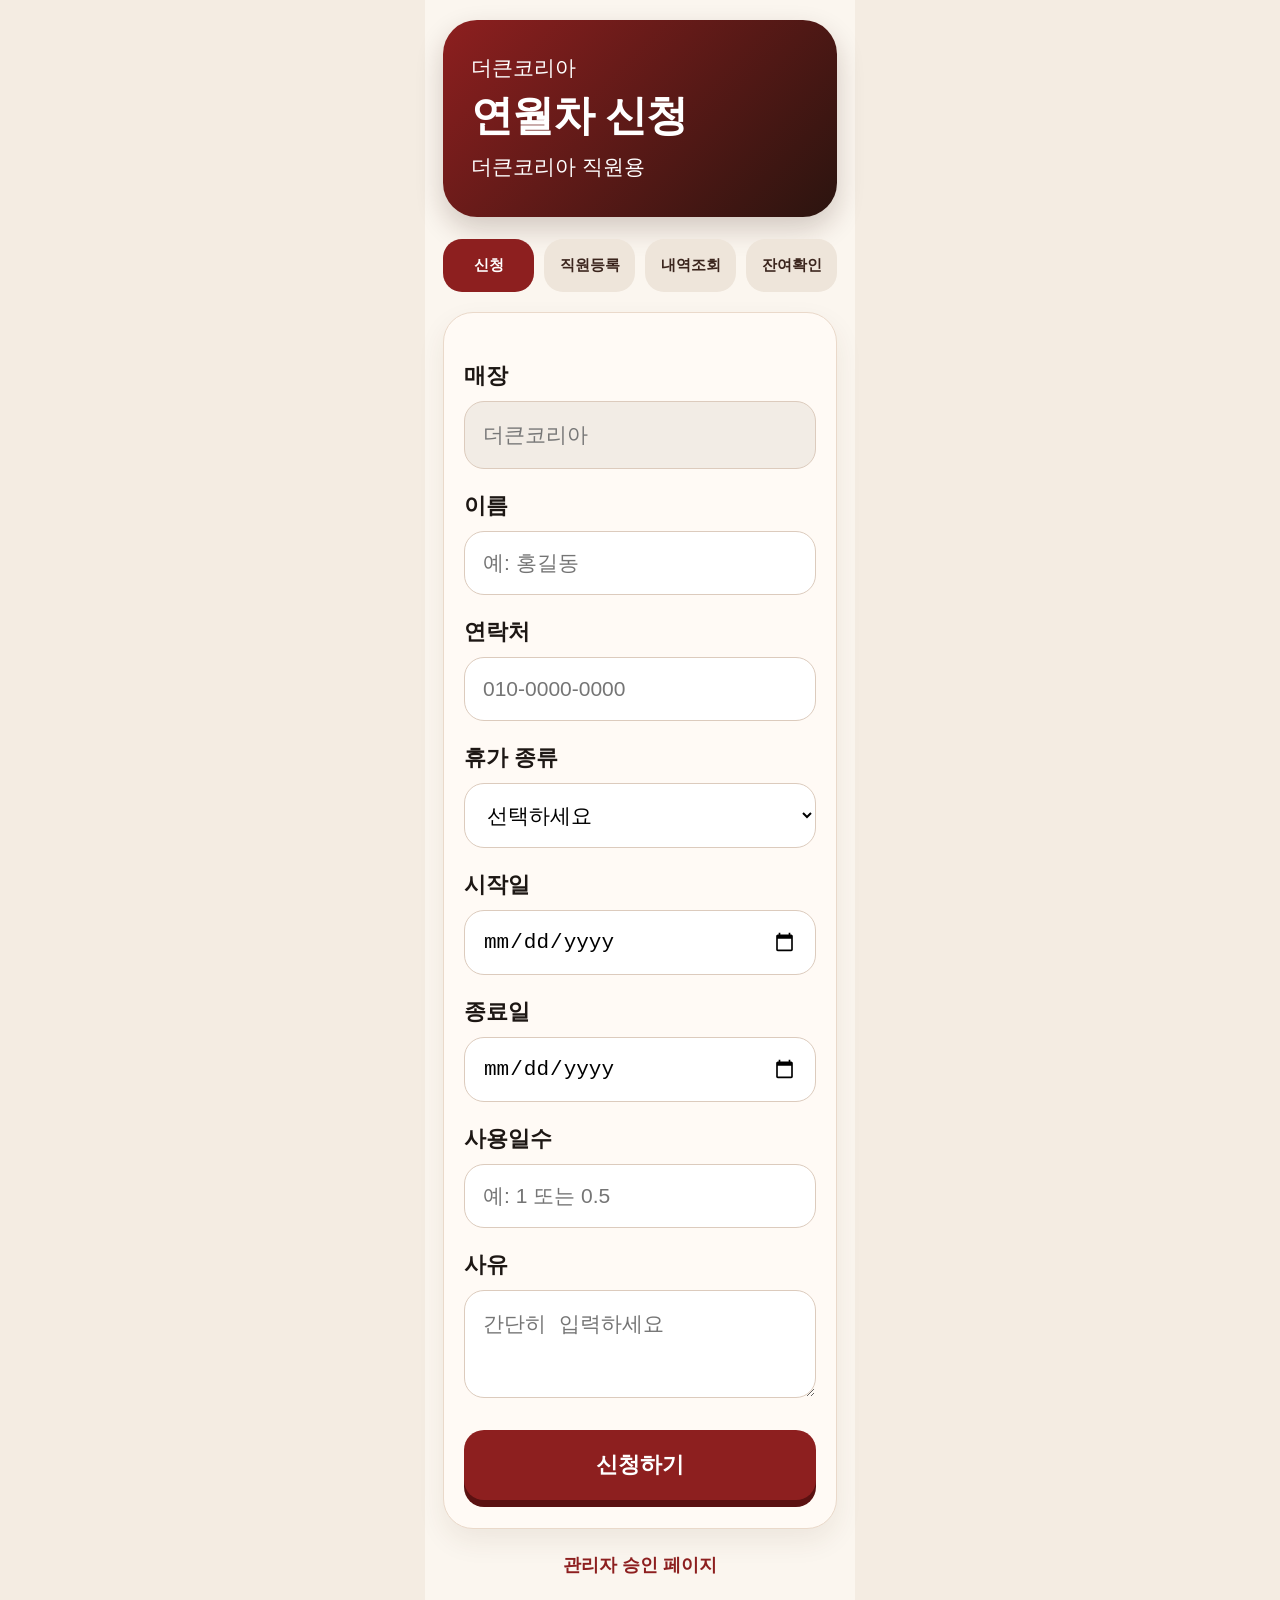
<file: index.html>
<!doctype html>
<html lang="ko">
<head>
  <meta charset="utf-8" />
  <meta name="viewport" content="width=device-width, initial-scale=1, viewport-fit=cover" />
  <title>더큰코리아 연월차 신청</title>
  <link rel="manifest" href="manifest.json" />
  <link rel="stylesheet" href="style.css" />
  <meta name="theme-color" content="#7b1e1e" />
</head>

<body>
<main class="app">

  <section class="hero">
    <div class="brand">더큰코리아</div>
    <h1>연월차 신청</h1>
    <p>더큰코리아 직원용</p>
  </section>

  <section class="tabs">
    <button class="tab active" onclick="showTab('apply', this)">신청</button>
    <button class="tab" onclick="showTab('register', this)">직원등록</button>
    <button class="tab" onclick="showTab('history', this)">내역조회</button>
    <button class="tab" onclick="showTab('balance', this)">잔여확인</button>
  </section>

  <section id="apply" class="card">
    <label>매장</label>
    <div class="fixed-store">더큰코리아</div>

    <label>이름</label>
    <input id="applyName" placeholder="예: 홍길동" />

    <label>연락처</label>
    <input id="applyPhone" placeholder="010-0000-0000" />

    <label>휴가 종류</label>
    <select id="leaveType" onchange="autoUsedDays()">
      <option value="">선택하세요</option>
      <option>연차</option>
      <option>오전 반차</option>
      <option>오후 반차</option>
      <option>월차</option>
      <option>병가</option>
      <option>기타</option>
    </select>

    <label>시작일</label>
    <input type="date" id="startDate" />

    <label>종료일</label>
    <input type="date" id="endDate" />

    <label>사용일수</label>
    <input id="usedDays" type="number" step="0.5" placeholder="예: 1 또는 0.5" />

    <label>사유</label>
    <textarea id="reason" placeholder="간단히 입력하세요"></textarea>

    <button id="submitBtn" class="primary" onclick="submitLeave()">신청하기</button>
  </section>

  <section id="register" class="card hidden">
    <label>매장</label>
    <div class="fixed-store">더큰코리아</div>

    <label>이름</label>
    <input id="regName" placeholder="예: 홍길동" />

    <label>연락처</label>
    <input id="regPhone" placeholder="010-0000-0000" />

    <label>입사일</label>
    <input type="date" id="joinDate" />

    <label>기본연차</label>
    <input id="baseLeave" type="number" step="0.5" value="15" />

    <button id="regBtn" class="primary" onclick="registerEmployee()">직원등록</button>
  </section>

  <section id="history" class="card hidden">
    <label>이름</label>
    <input id="historyName" placeholder="예: 홍길동" />

    <label>연락처</label>
    <input id="historyPhone" placeholder="010-0000-0000" />

    <button id="historyBtn" class="primary" onclick="loadMyHistory()">내역조회</button>
    <div id="historyResult" class="result"></div>
  </section>

  <section id="balance" class="card hidden">
    <label>이름</label>
    <input id="balanceName" placeholder="예: 홍길동" />

    <label>연락처</label>
    <input id="balancePhone" placeholder="010-0000-0000" />

    <button id="balanceBtn" class="primary" onclick="checkBalance()">잔여연차 확인</button>
    <div id="balanceResult" class="result"></div>
  </section>

  <section class="footer-link">
    <a href="admin.html">관리자 승인 페이지</a>
  </section>

</main>

<script src="script.js"></script>
</body>
</html>
</file>
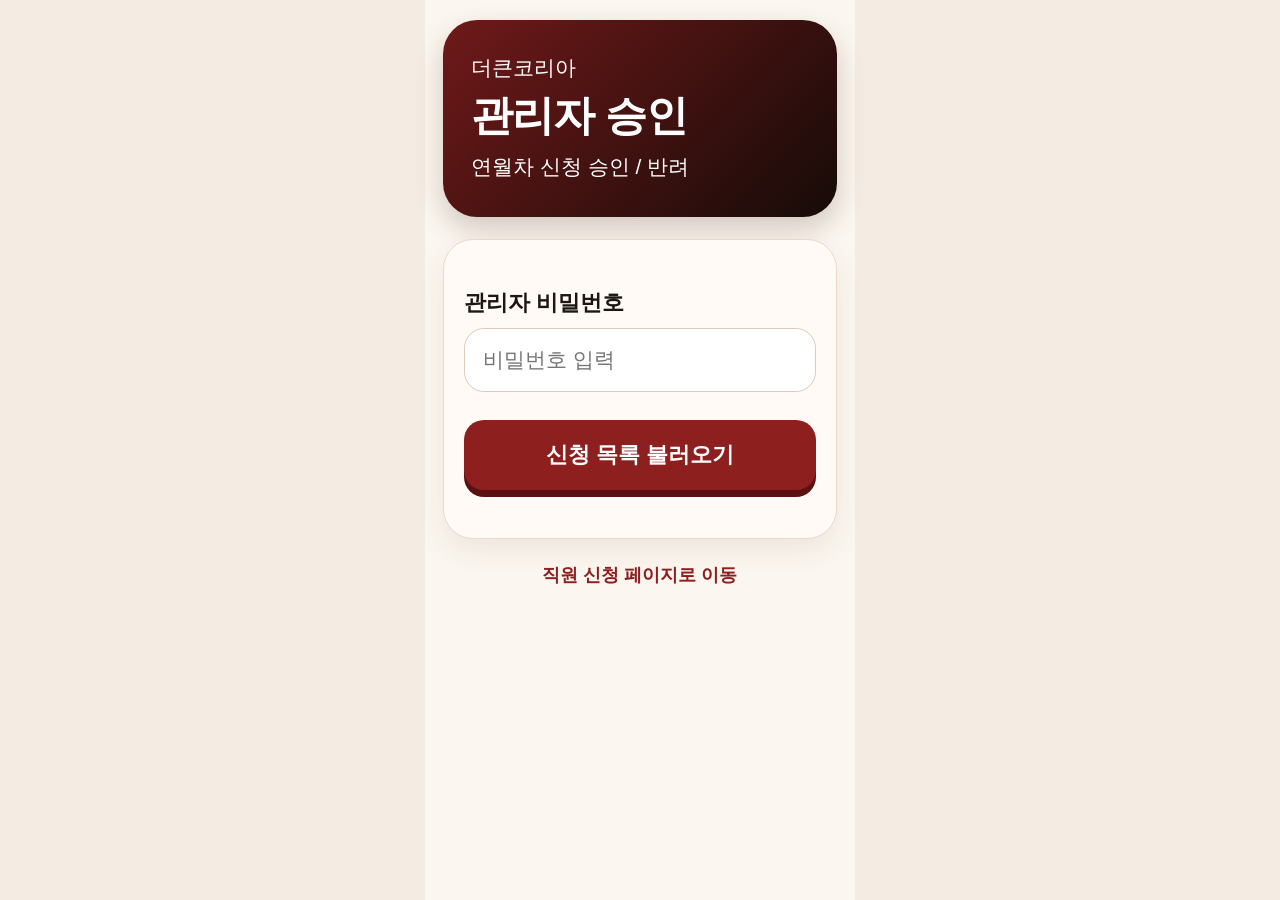
<file: admin.html>
<!doctype html>
<html lang="ko">
<head>
  <meta charset="utf-8" />
  <meta name="viewport" content="width=device-width, initial-scale=1, viewport-fit=cover" />
  <title>더큰코리아 연월차 관리자</title>
  <link rel="manifest" href="manifest.json" />
  <link rel="stylesheet" href="style.css" />
  <meta name="theme-color" content="#7b1e1e" />
</head>

<body>
<main class="app">

  <section class="hero admin">
    <div class="brand">더큰코리아</div>
    <h1>관리자 승인</h1>
    <p>연월차 신청 승인 / 반려</p>
  </section>

  <section class="card">
    <label>관리자 비밀번호</label>
    <input id="adminPw" type="password" placeholder="비밀번호 입력" />

    <button id="adminBtn" class="primary" onclick="loadAdminList()">신청 목록 불러오기</button>

    <div id="adminResult" class="result"></div>
  </section>

  <section class="footer-link">
    <a href="index.html">직원 신청 페이지로 이동</a>
  </section>

</main>

<script src="script.js"></script>
</body>
</html>
</file>
<file: style.css>
* {
  box-sizing: border-box;
  -webkit-tap-highlight-color: rgba(123,30,30,.15);
}

html, body {
  margin: 0;
  padding: 0;
  width: 100%;
  min-height: 100%;
}

body {
  background: #f4ece2;
  font-family: "Noto Sans KR", "Malgun Gothic", Arial, sans-serif;
  color: #1d1714;
}

.app {
  width: 100%;
  max-width: 430px;
  margin: 0 auto;
  min-height: 100vh;
  padding: 20px 18px 44px;
  background: #fbf6ef;
}

.hero {
  background: linear-gradient(135deg, #8d1f1f, #2b140f);
  color: #fff;
  border-radius: 34px;
  padding: 34px 28px 36px;
  margin-bottom: 22px;
  box-shadow: 0 12px 28px rgba(50,20,10,.2);
}

.hero.admin {
  background: linear-gradient(135deg, #6f1919, #160b08);
}

.hero .brand {
  font-size: 21px;
  margin-bottom: 10px;
}

.hero h1 {
  margin: 0;
  font-size: 42px;
  line-height: 1.12;
  font-weight: 900;
  letter-spacing: -1px;
}

.hero p {
  margin: 14px 0 0;
  font-size: 21px;
  font-weight: 500;
}

.tabs {
  display: grid;
  grid-template-columns: repeat(4, 1fr);
  gap: 10px;
  margin-bottom: 20px;
}

.tab {
  border: 0;
  border-radius: 19px;
  padding: 17px 4px;
  background: #eee5da;
  color: #3b251d;
  font-size: 15px;
  font-weight: 900;
  transition: .12s;
}

.tab.active {
  background: #8d1f1f;
  color: #fff;
}

.tab:active,
.primary:active,
.footer-link:active {
  transform: scale(.96);
  filter: brightness(.92);
}

.card {
  background: #fffaf5;
  border: 1px solid #ead9ca;
  border-radius: 30px;
  padding: 26px 20px 28px;
  box-shadow: 0 12px 28px rgba(80,50,25,.08);
  margin-bottom: 22px;
}

label {
  display: block;
  margin: 22px 0 10px;
  font-size: 22px;
  font-weight: 900;
}

input, select, textarea, .fixed-store {
  width: 100%;
  border: 1px solid #dccbbd;
  border-radius: 20px;
  padding: 19px 18px;
  font-size: 21px;
  background: #fff;
  outline: none;
}

textarea {
  min-height: 108px;
  resize: vertical;
}

.fixed-store {
  background: #f2ece5;
  color: #777;
  pointer-events: none;
  user-select: none;
}

.primary {
  width: 100%;
  border: 0;
  border-radius: 20px;
  margin-top: 28px;
  padding: 20px;
  background: #8d1f1f;
  color: #fff;
  font-size: 22px;
  font-weight: 900;
  box-shadow: 0 7px 0 #5a1111;
  transition: .12s;
}

.primary:active {
  transform: translateY(4px);
  box-shadow: 0 3px 0 #5a1111;
}

.primary.loading {
  background: #555;
  box-shadow: 0 7px 0 #333;
  pointer-events: none;
}

.hidden {
  display: none;
}

.footer-link {
  text-align: center;
  margin: 24px 0 0;
  font-size: 18px;
  font-weight: 900;
}

.footer-link a {
  color: #8d1f1f;
  text-decoration: none;
}

.result {
  margin-top: 20px;
}

.item {
  background: #fff;
  border: 1px solid #ead9ca;
  border-radius: 18px;
  padding: 16px;
  margin-top: 12px;
  font-size: 16px;
  line-height: 1.7;
}

.badge {
  display: inline-block;
  padding: 4px 10px;
  border-radius: 999px;
  background: #eee;
  font-weight: 900;
}

.badge.ok {
  background: #d9ead3;
}

.badge.no {
  background: #f4cccc;
}

.admin-buttons {
  display: flex;
  gap: 8px;
  margin-top: 12px;
}

.admin-buttons button {
  flex: 1;
  border: 0;
  border-radius: 12px;
  padding: 13px;
  color: #fff;
  font-size: 16px;
  font-weight: 900;
}

.approve {
  background: #38761d;
}

.reject {
  background: #990000;
}

.balance-box {
  margin-top: 18px;
  padding: 20px;
  border-radius: 22px;
  border: 2px solid #8d1f1f;
  background: #fff;
  font-size: 19px;
  line-height: 1.8;
}

.balance-box strong {
  color: #8d1f1f;
  font-size: 25px;
}
</file>
